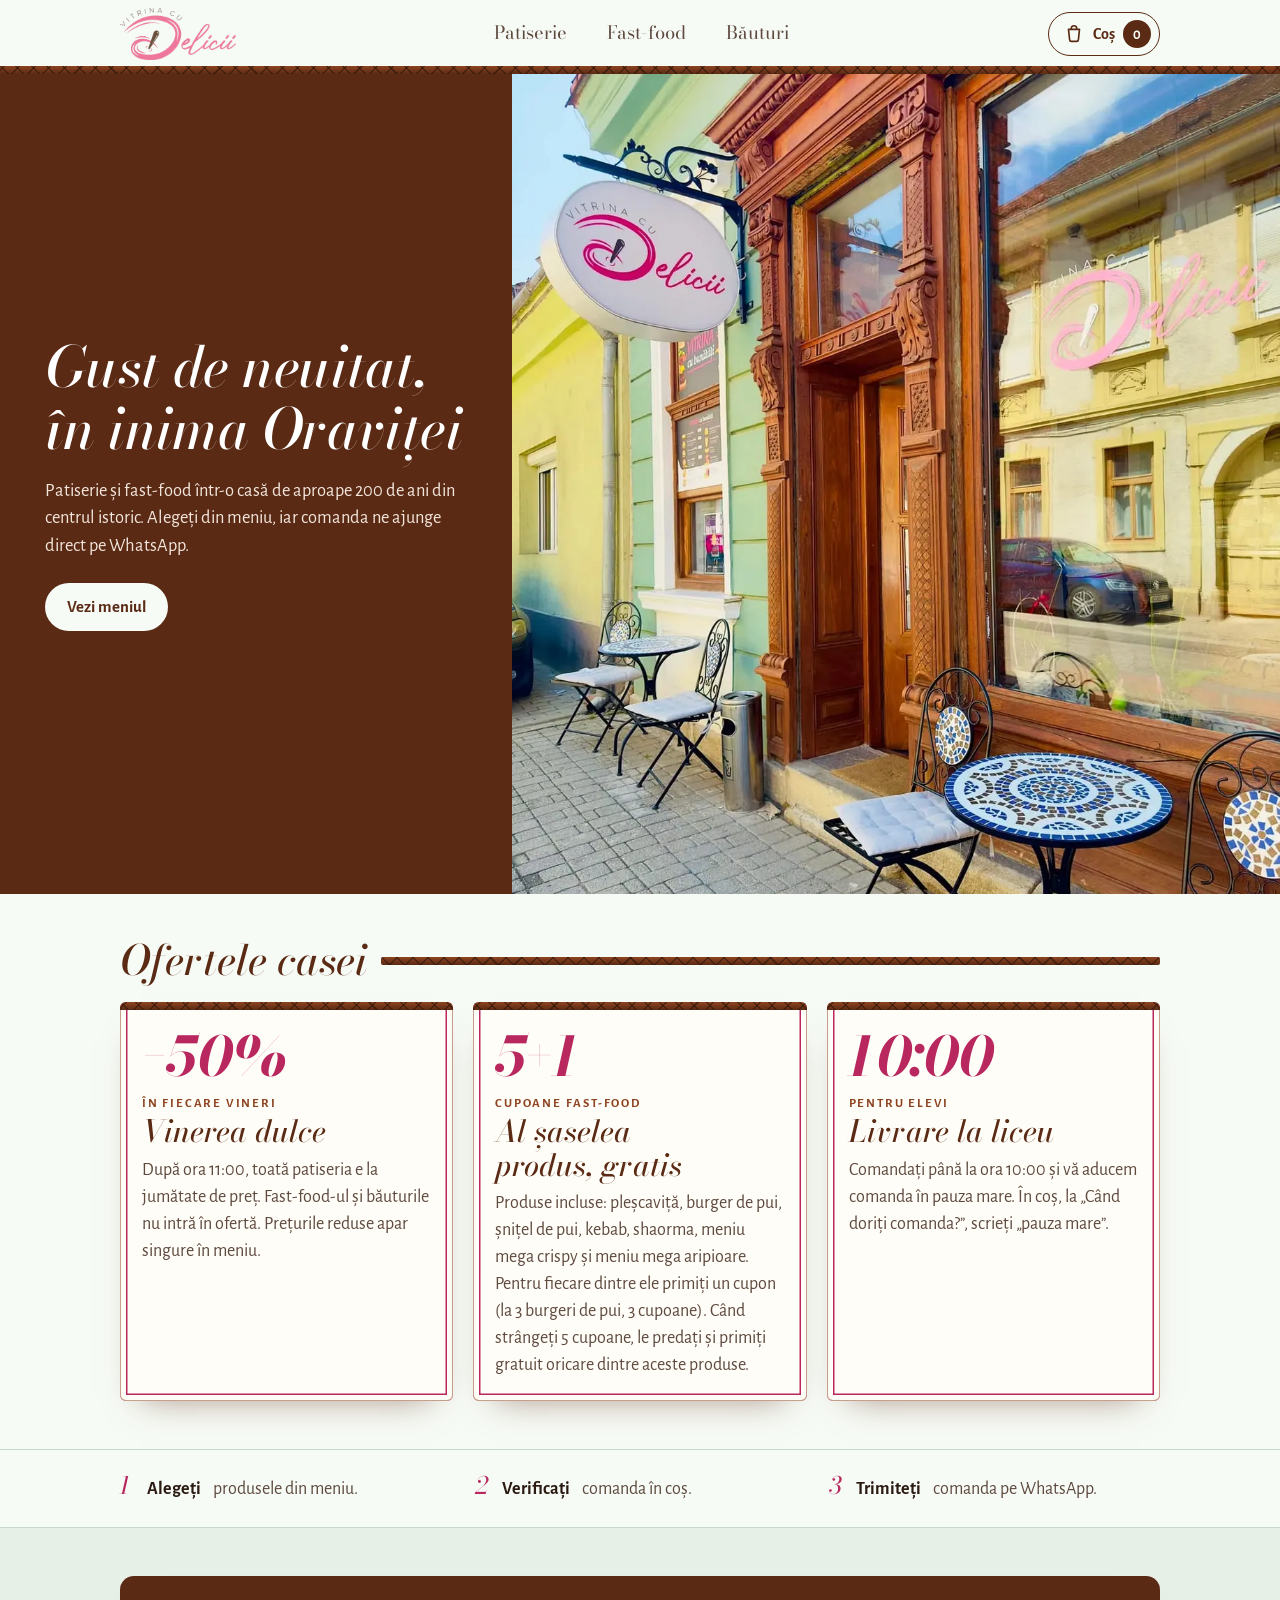
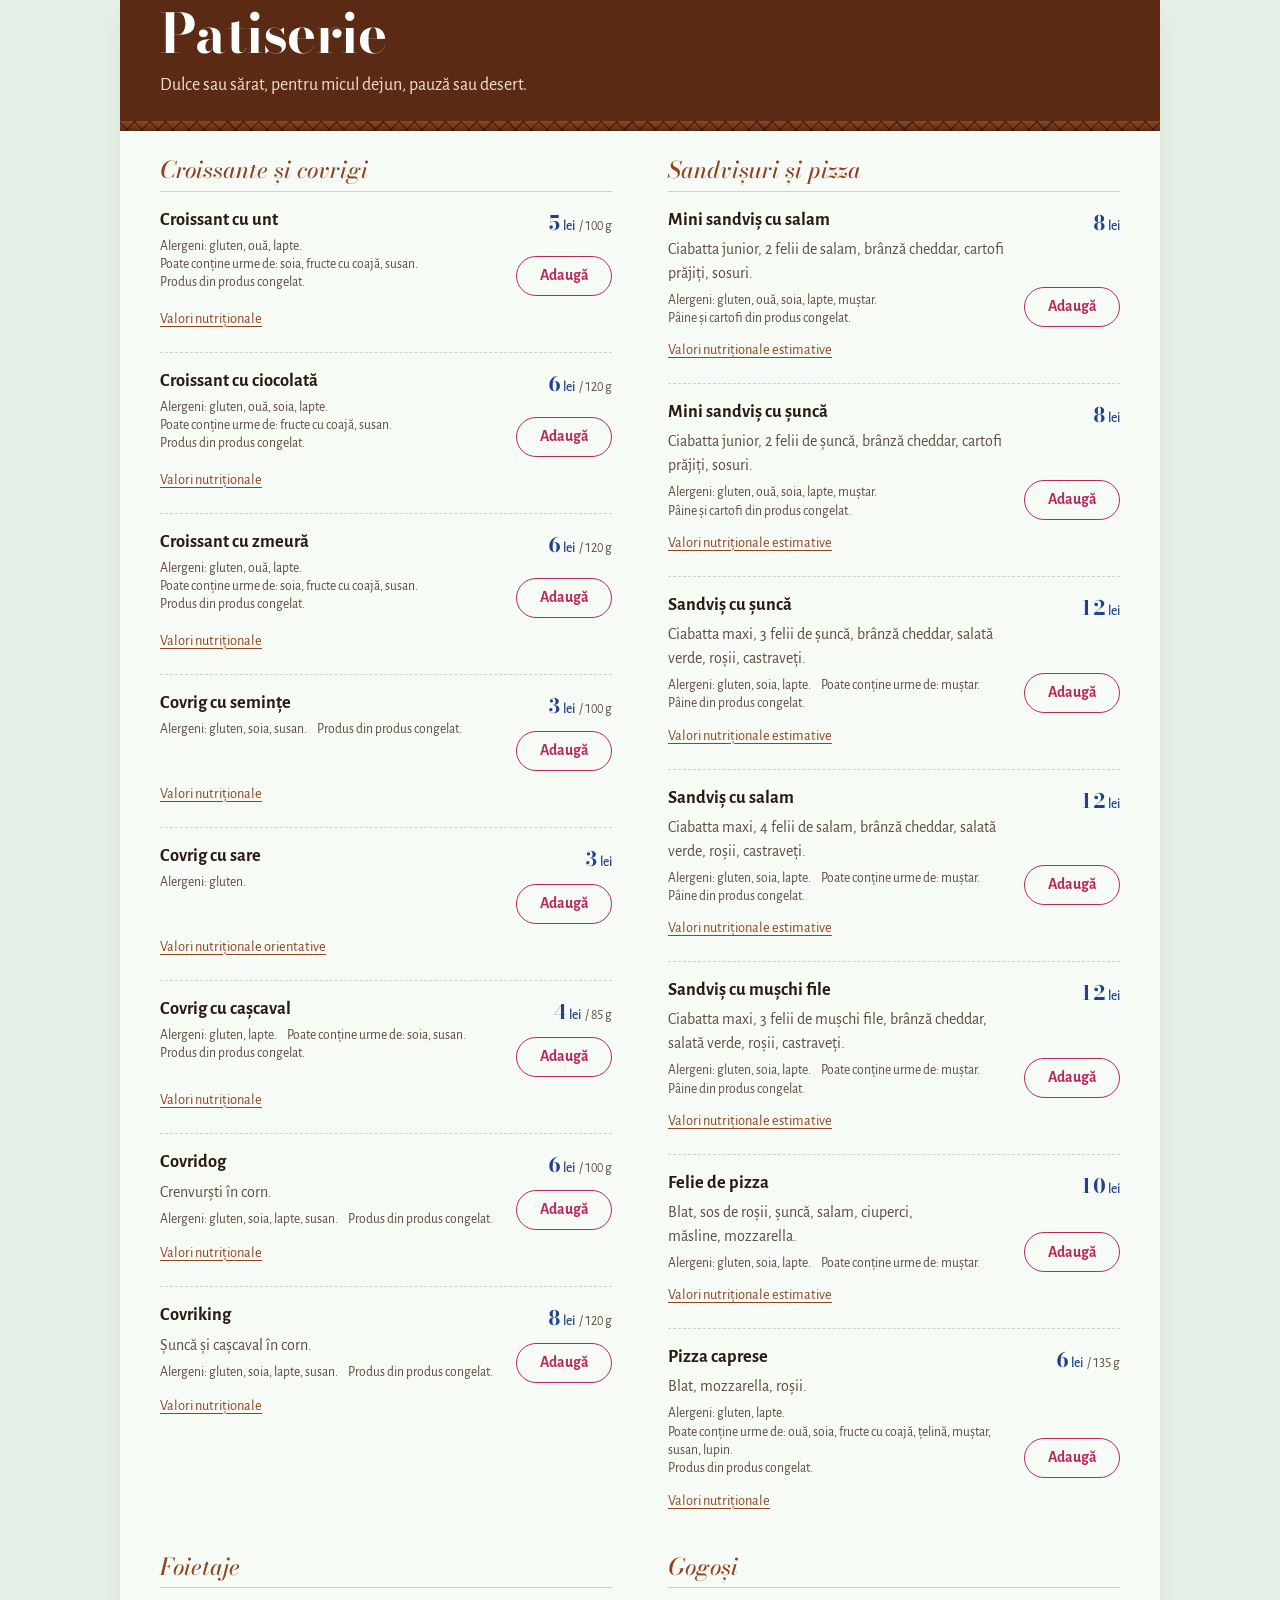
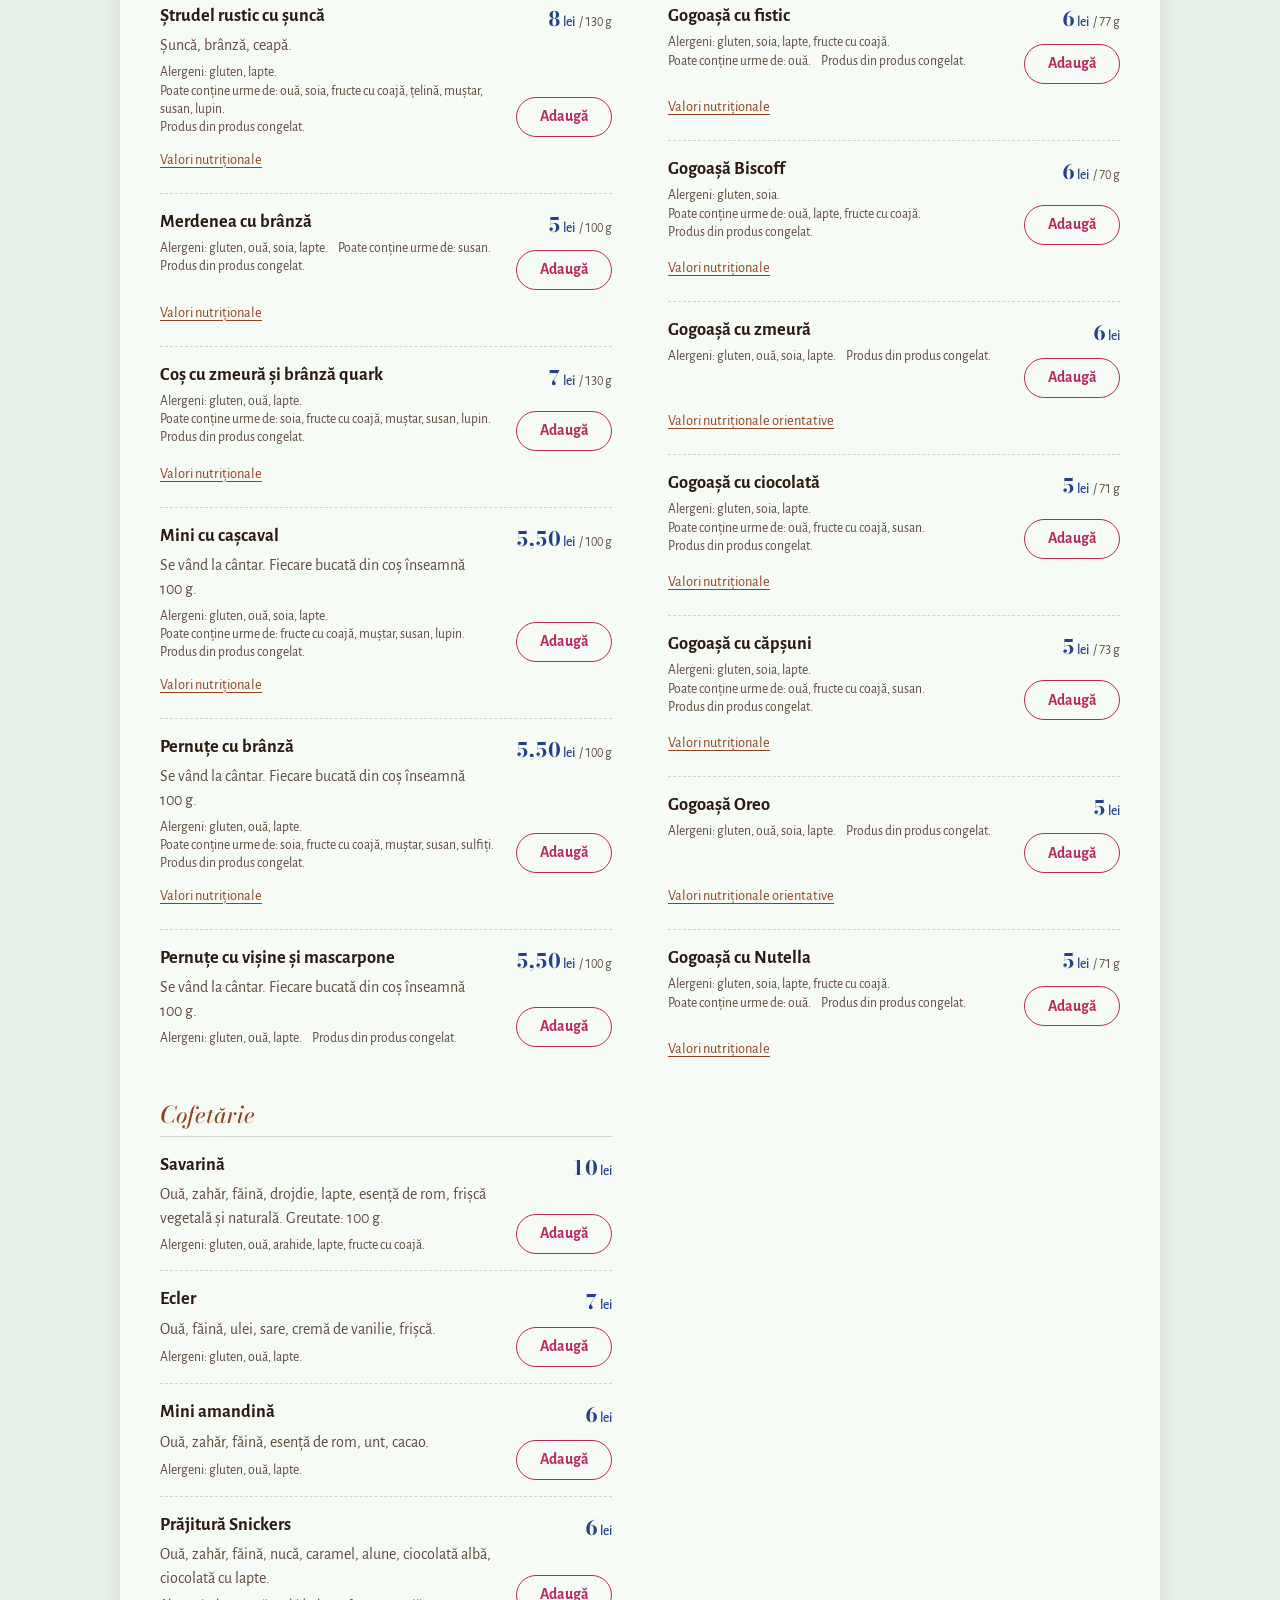
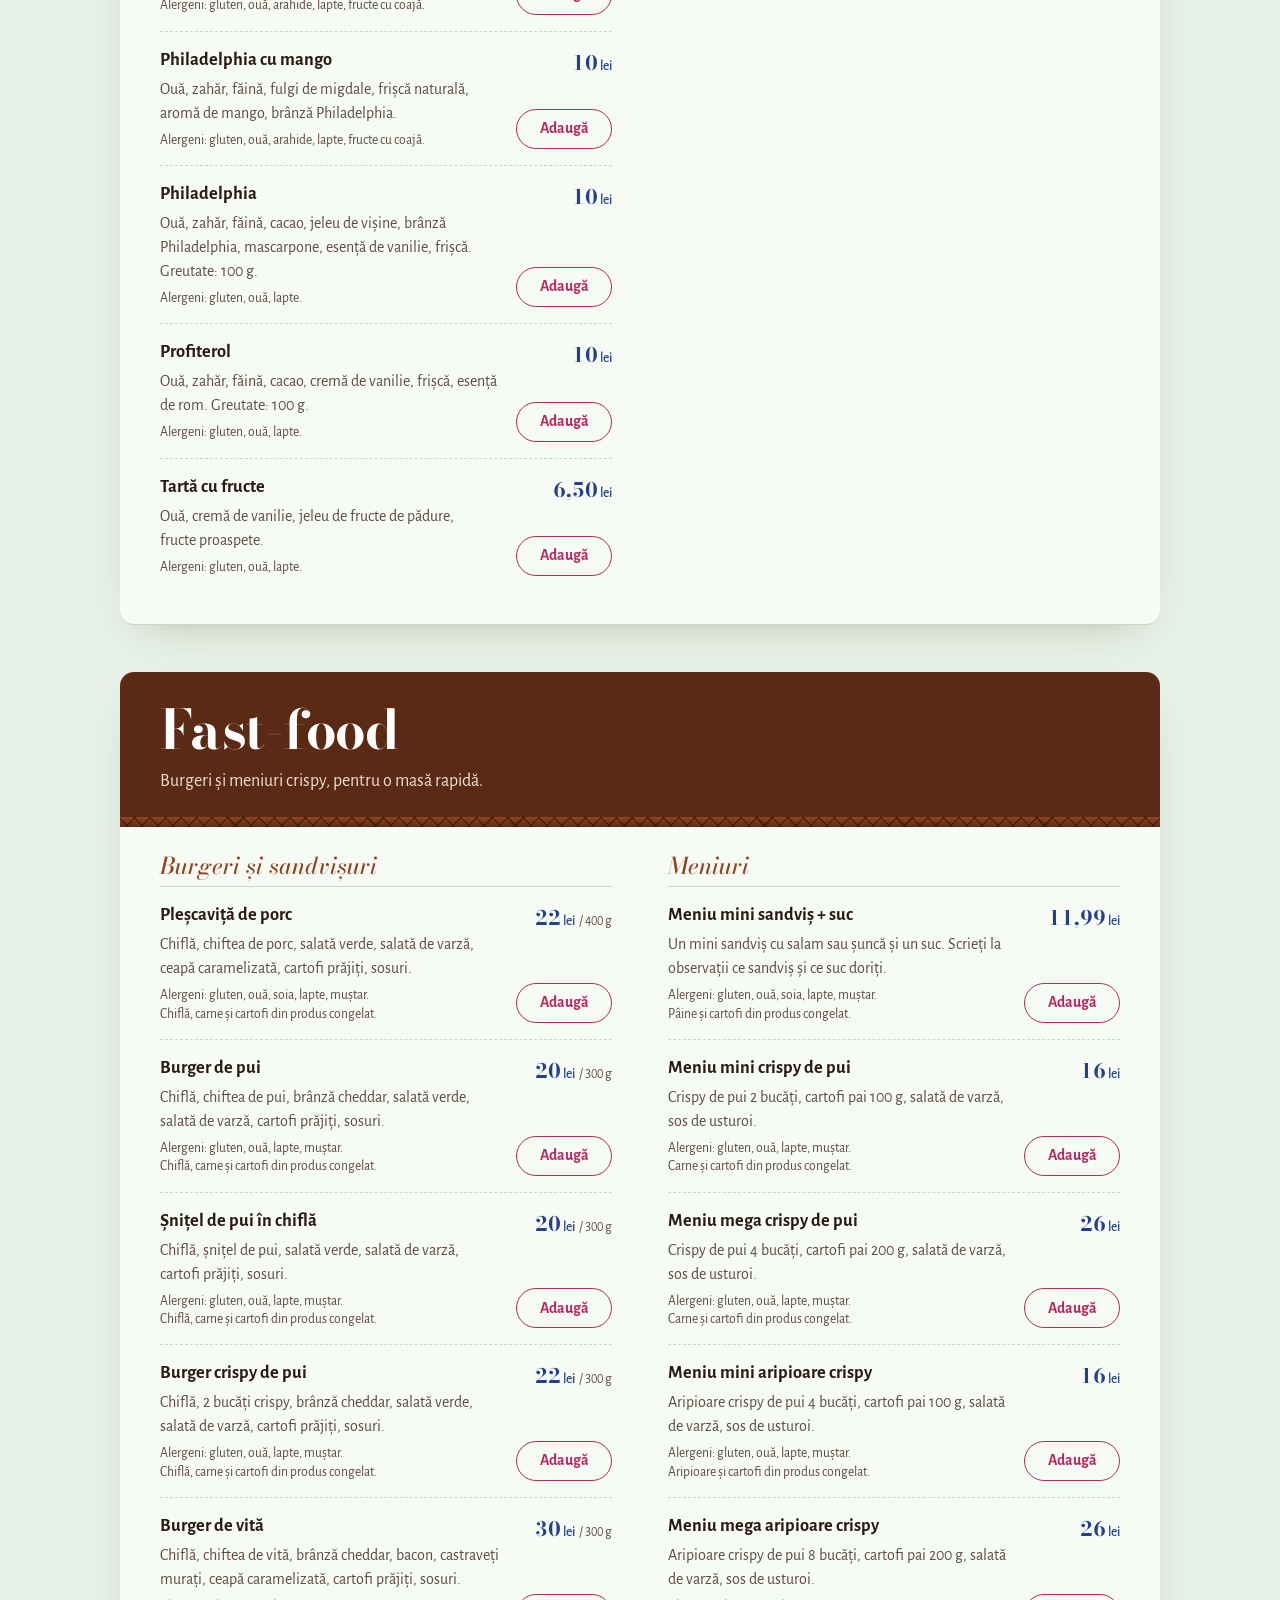
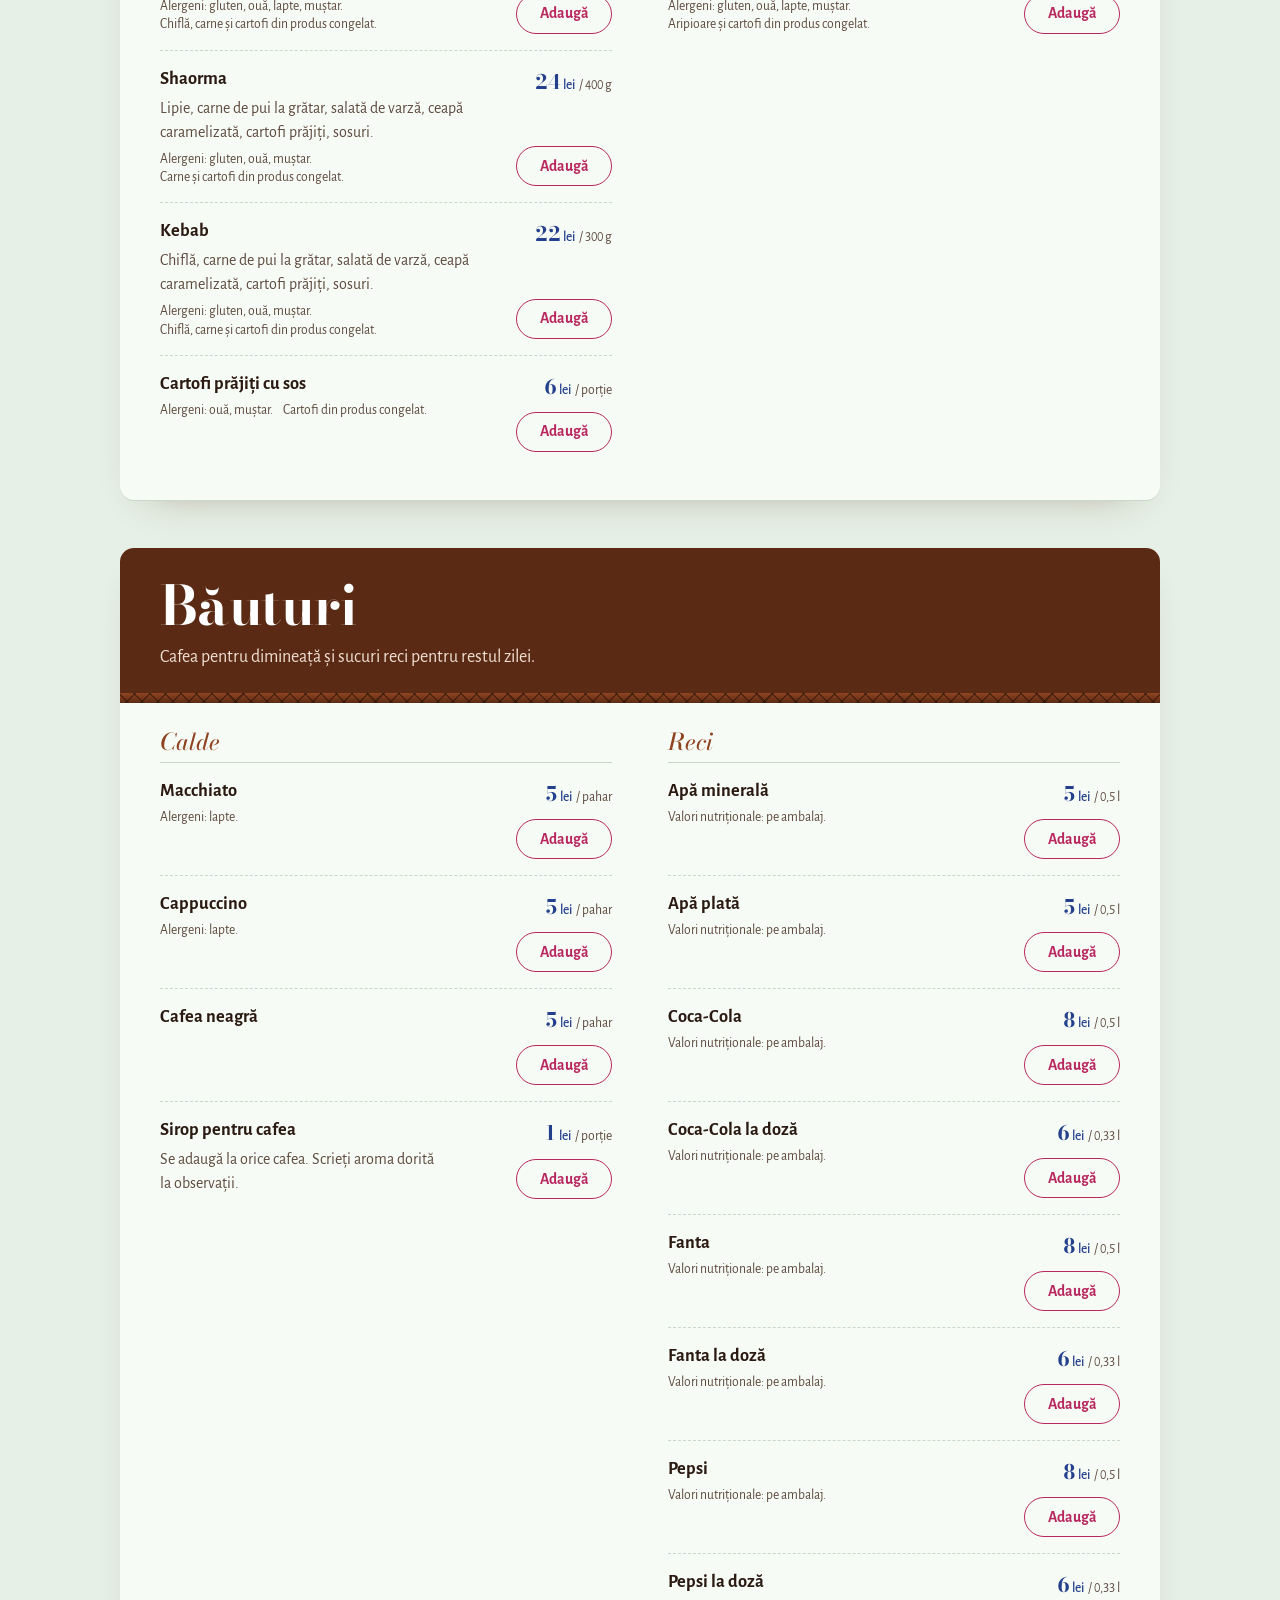
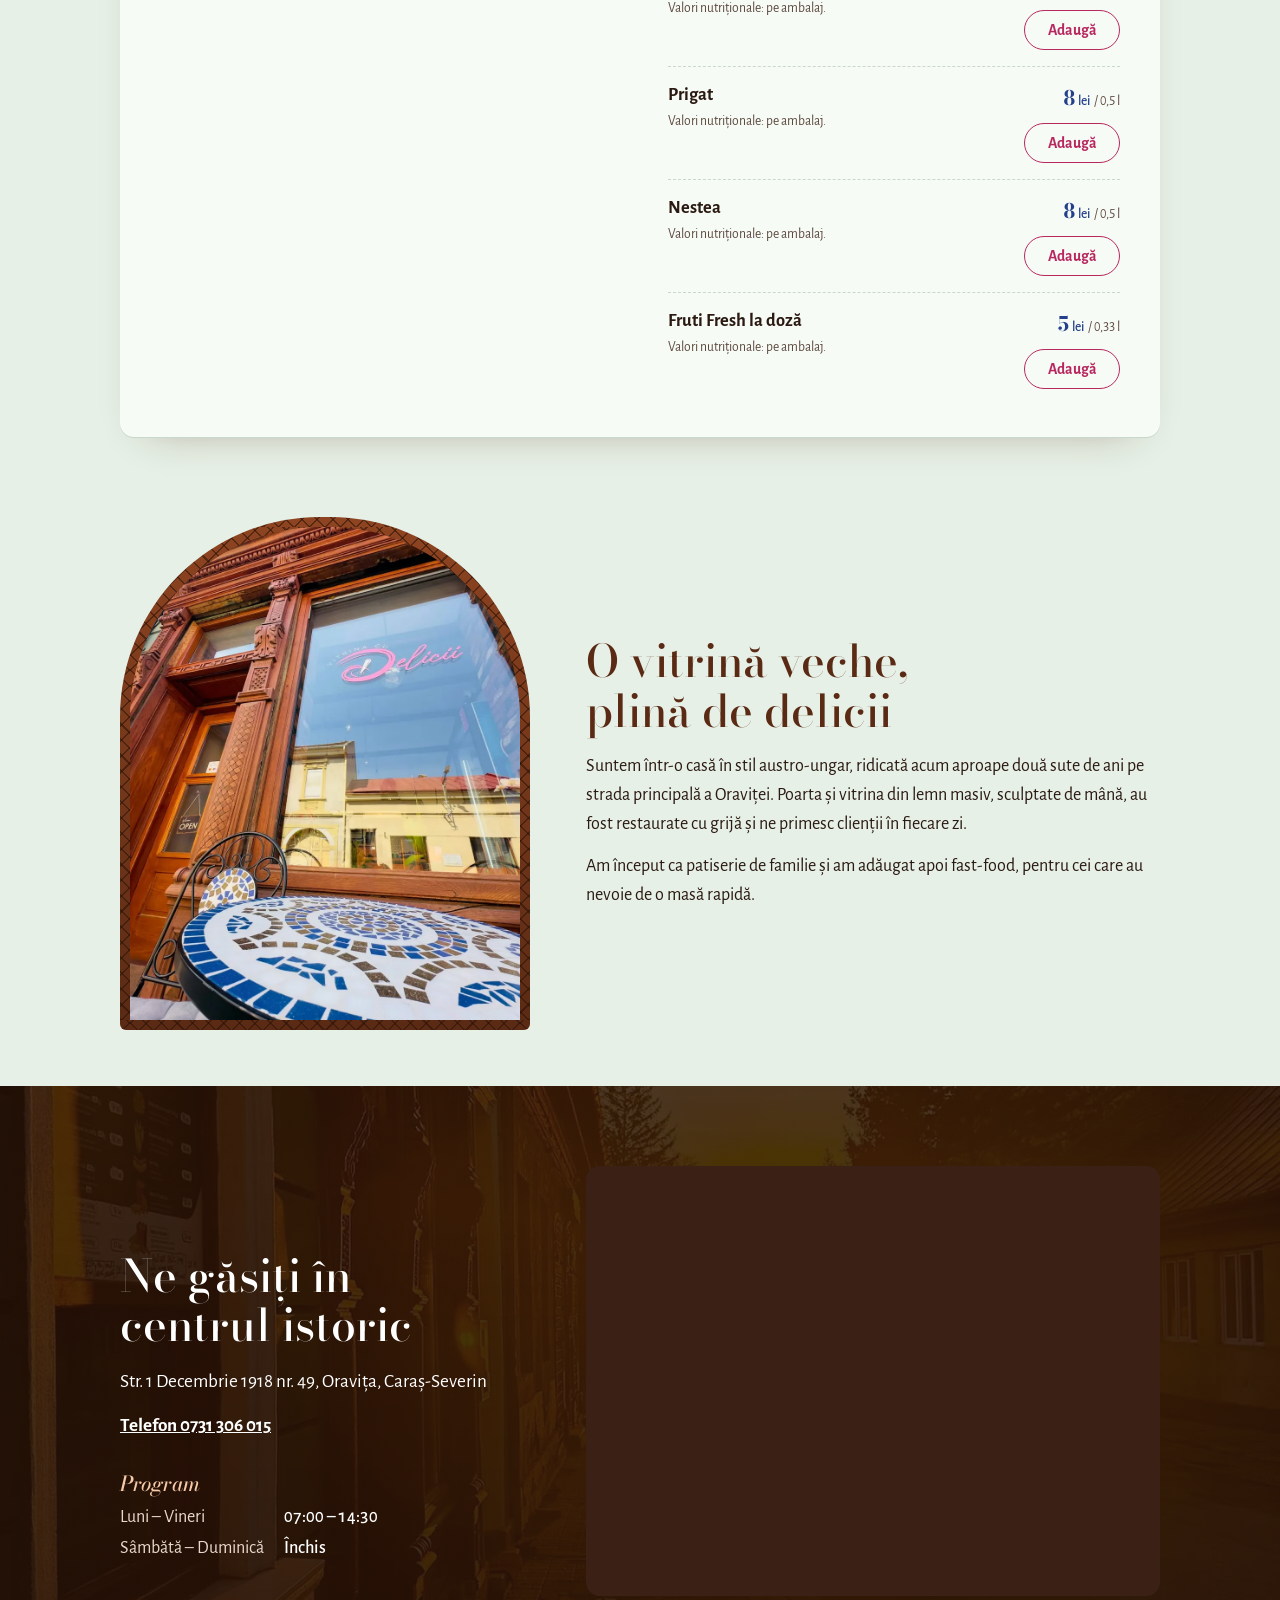
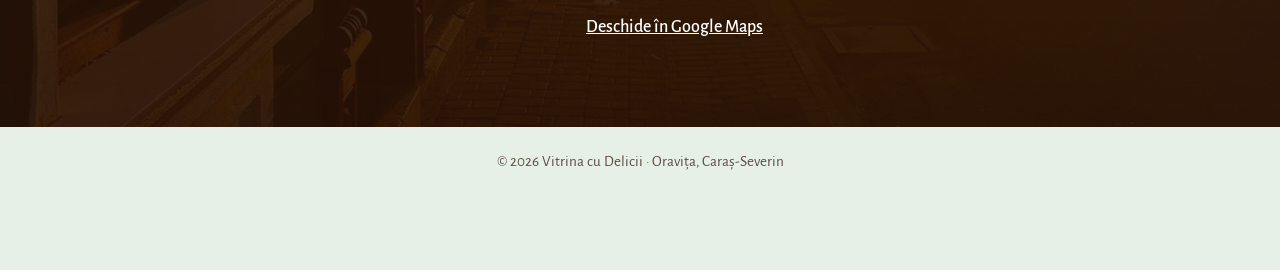
<file: index.html>
<!doctype html>
<html lang="ro">
<head>
  <meta charset="utf-8">
  <meta name="viewport" content="width=device-width, initial-scale=1, viewport-fit=cover">
  <title>Vitrina cu Delicii — patiserie și fast-food în Oravița</title>
  <meta name="description" content="Meniul Vitrina cu Delicii: patiserie, fast-food și băuturi, în centrul istoric al Oraviței. Comandați direct pe WhatsApp.">
  <meta name="theme-color" content="#f7fbf6">
  <meta name="color-scheme" content="light">
  <link rel="canonical" href="https://vitrinacudelicii.ro/">
  <meta property="og:type" content="website">
  <meta property="og:locale" content="ro_RO">
  <meta property="og:site_name" content="Vitrina cu Delicii">
  <meta property="og:url" content="https://vitrinacudelicii.ro/">
  <meta property="og:title" content="Vitrina cu Delicii">
  <meta property="og:description" content="Gust de neuitat, în inima Oraviței. Vedeți meniul și comandați pe WhatsApp.">
  <meta property="og:image" content="https://vitrinacudelicii.ro/assets/img/og-image.jpg">
  <meta property="og:image:width" content="1200">
  <meta property="og:image:height" content="630">
  <meta property="og:image:alt" content="Firma și vitrina din lemn sculptat ale patiseriei Vitrina cu Delicii din Oravița">
  <meta name="twitter:card" content="summary_large_image">
  <!-- Datele de contact sunt scrise și aici, și în corpul paginii, pentru roboții care nu rulează JavaScript.
       Când schimbați programul sau telefonul în js/menu.js, actualizați-le și aici. -->
  <script type="application/ld+json">
  {
    "@context": "https://schema.org",
    "@type": "Bakery",
    "name": "Vitrina cu Delicii",
    "slogan": "Gust de neuitat, în inima Oraviței",
    "url": "https://vitrinacudelicii.ro/",
    "image": "https://vitrinacudelicii.ro/assets/img/og-image.jpg",
    "telephone": "+40731306015",
    "address": {
      "@type": "PostalAddress",
      "streetAddress": "Str. 1 Decembrie 1918 nr. 49",
      "addressLocality": "Oravița",
      "addressRegion": "Caraș-Severin",
      "addressCountry": "RO"
    },
    "openingHoursSpecification": [
      { "@type": "OpeningHoursSpecification", "dayOfWeek": ["Monday", "Tuesday", "Wednesday", "Thursday", "Friday"], "opens": "07:00", "closes": "14:30" }
    ]
  }
  </script>
  <link rel="icon" href="assets/img/favicon.png">
  <link rel="apple-touch-icon" href="assets/img/apple-touch-icon.png">
  <link rel="preconnect" href="https://fonts.googleapis.com">
  <link rel="preconnect" href="https://fonts.gstatic.com" crossorigin>
  <link href="https://fonts.googleapis.com/css2?family=Alegreya+Sans:ital,wght@0,400;0,500;0,700;1,400&family=Bodoni+Moda:ital,opsz,wght@0,6..96,500;0,6..96,700;1,6..96,500&display=swap" rel="stylesheet">
  <link rel="preload" as="image" type="image/webp" imagesrcset="assets/img/vitrina-2.webp 1100w, assets/img/vitrina-2-1350.webp 1350w" imagesizes="(min-width: 900px) 60vw, 100vw">
  <link rel="stylesheet" href="css/styles.css?v=2">
</head>
<body>
  <a class="skip-link" href="#meniu">Sari la meniu</a>

  <header class="topbar">
    <div class="topbar__inner">
      <a class="topbar__brand" href="#top" aria-label="Vitrina cu Delicii — începutul paginii">
        <img src="assets/img/logo.png" alt="" width="640" height="287">
      </a>
      <nav class="menu-nav" aria-label="Meniuri">
        <a href="#patiserie" data-nav="patiserie">Patiserie</a>
        <a href="#fastfood" data-nav="fastfood">Fast-food</a>
        <a href="#bauturi" data-nav="bauturi">Băuturi</a>
      </nav>
      <button class="cart-button" type="button" data-open-cart aria-haspopup="dialog">
        <svg aria-hidden="true" viewBox="0 0 24 24" width="22" height="22"><path d="M6 7h12l-1.2 11.1a2 2 0 0 1-2 1.9H9.2a2 2 0 0 1-2-1.9L6 7Zm3 0V6a3 3 0 0 1 6 0v1" fill="none" stroke="currentColor" stroke-width="1.8" stroke-linejoin="round"/></svg>
        <span>Coș</span>
        <span class="cart-button__count" data-cart-count aria-label="0 produse">0</span>
      </button>
    </div>
  </header>

  <main id="top">
    <section class="hero" aria-labelledby="hero-title">
      <picture class="hero__photo">
        <source srcset="assets/img/vitrina-2.webp 1100w, assets/img/vitrina-2-1350.webp 1350w" sizes="(min-width: 900px) 60vw, 100vw" type="image/webp">
        <img src="assets/img/vitrina-2.jpg" srcset="assets/img/vitrina-2.jpg 1100w, assets/img/vitrina-2-1350.jpg 1350w" sizes="(min-width: 900px) 60vw, 100vw" alt="Fațada patiseriei: ușă și vitrină din lemn sculptat, cu mese cu mozaic pe trotuar" width="1100" height="1467" fetchpriority="high">
      </picture>

      <div class="hero__text">
        <h1 id="hero-title">Gust de neuitat, în inima Oraviței</h1>
        <p>Patiserie și fast-food într-o casă de aproape 200 de ani din centrul istoric. Alegeți din meniu, iar comanda ne ajunge direct pe WhatsApp.</p>
        <a class="button button--light" href="#meniu">Vezi meniul</a>
      </div>
    </section>

    <section class="offers" aria-labelledby="offers-title">
      <div class="offers__inner">
        <h2 id="offers-title" class="offers__title">Ofertele casei</h2>
        <div class="offers__list">
          <article class="offer" data-offer="friday">
            <p class="offer__figure" aria-hidden="true">−50%</p>
            <div>
              <p class="offer__kicker">În fiecare vineri</p>
              <h3>Vinerea dulce</h3>
              <p>După ora 11:00, toată patiseria e la jumătate de preț. Fast-food-ul și băuturile nu intră în ofertă. Prețurile reduse apar singure în meniu.</p>
            </div>
            <span class="offer__stamp" aria-label="Oferta este activă acum">Acum</span>
          </article>
          <article class="offer" data-offer="five" hidden>
            <p class="offer__figure" aria-hidden="true">5+1</p>
            <div>
              <p class="offer__kicker">Toată săptămâna</p>
              <h3>Al șaselea, din partea casei</h3>
              <p>La 5 produse de același fel, de exemplu covrigi, gogoși sau burgeri, al șaselea e gratuit: cel mai ieftin dintre ele. Nu se cumulează cu oferta de vineri.</p>
            </div>
          </article>
          <article class="offer">
            <p class="offer__figure" aria-hidden="true">5+1</p>
            <div>
              <p class="offer__kicker">Cupoane fast-food</p>
              <h3>Al șaselea produs, gratis</h3>
              <p>Produse incluse: pleșcaviță, burger de pui, șnițel de pui, kebab, shaorma, meniu mega crispy și meniu mega aripioare. Pentru fiecare dintre ele primiți un cupon (la 3 burgeri de pui, 3 cupoane). Când strângeți 5 cupoane, le predați și primiți gratuit oricare dintre aceste produse.</p>
            </div>
          </article>
          <article class="offer">
            <p class="offer__figure" aria-hidden="true">10:00</p>
            <div>
              <p class="offer__kicker">Pentru elevi</p>
              <h3>Livrare la liceu</h3>
              <p>Comandați până la ora 10:00 și vă aducem comanda în pauza mare. În coș, la „Când doriți comanda?”, scrieți „pauza mare”.</p>
            </div>
          </article>
        </div>
      </div>
    </section>

    <section class="steps" aria-labelledby="steps-title">
      <h2 id="steps-title" class="visually-hidden">Cum comandați</h2>
      <ol>
        <li><strong>Alegeți</strong> produsele din meniu.</li>
        <li><strong>Verificați</strong> comanda în coș.</li>
        <li><strong>Trimiteți</strong> comanda pe WhatsApp.</li>
      </ol>
    </section>

    <div id="meniu" class="menus" data-menus></div>

    <section class="story" aria-labelledby="story-title">
      <picture class="story__photo">
        <source srcset="assets/img/vitrina-1.webp" type="image/webp">
        <img src="assets/img/vitrina-1.jpg" alt="Vitrina cu logo-ul Vitrina cu Delicii, în rama de lemn sculptat, cu o masă cu mozaic în față" width="900" height="1200" loading="lazy">
      </picture>
      <div class="story__text">
        <h2 id="story-title">O vitrină veche, plină de delicii</h2>
        <p>Suntem într-o casă în stil austro-ungar, ridicată acum aproape două sute de ani pe strada principală a Oraviței. Poarta și vitrina din lemn masiv, sculptate de mână, au fost restaurate cu grijă și ne primesc clienții în fiecare zi.</p>
        <p>Am început ca patiserie de familie și am adăugat apoi fast-food, pentru cei care au nevoie de o masă rapidă.</p>
      </div>
    </section>

    <section class="visit" aria-labelledby="visit-title">
      <div class="visit__inner">
        <div class="visit__info">
          <h2 id="visit-title">Ne găsiți în centrul istoric</h2>
          <address data-address>Str. 1 Decembrie 1918 nr. 49, Oravița, Caraș-Severin</address>
          <p><a class="visit__phone" data-phone-link href="tel:+40731306015">Telefon 0731 306 015</a></p>
          <h3>Program</h3>
          <dl class="hours" data-hours>
            <dt>Luni – Vineri</dt><dd>07:00 – 14:30</dd>
            <dt>Sâmbătă – Duminică</dt><dd>Închis</dd>
          </dl>
        </div>
        <div class="visit__map">
          <iframe data-map title="Harta: locația patiseriei Vitrina cu Delicii în Oravița" loading="lazy" referrerpolicy="no-referrer-when-downgrade" allowfullscreen></iframe>
          <a class="visit__directions" data-directions target="_blank" rel="noopener">Deschide în Google Maps</a>
        </div>
      </div>
    </section>
  </main>

  <footer class="footer">
    <p>© <span data-year></span> <span translate="no">Vitrina cu Delicii</span> · Oravița, Caraș-Severin</p>
  </footer>

  <!-- Bara de jos: apare când există produse în coș -->
  <div class="cart-bar" data-cart-bar hidden>
    <button type="button" class="cart-bar__button" data-open-cart aria-haspopup="dialog">
      <span data-cart-bar-count></span>
      <span class="cart-bar__cta">Vezi comanda</span>
      <span class="cart-bar__total" data-cart-bar-total></span>
    </button>
  </div>

  <dialog class="cart" data-cart aria-labelledby="cart-title">
    <div class="cart__head">
      <h2 id="cart-title">Comanda ta</h2>
      <button type="button" class="icon-button" data-close-cart aria-label="Închide coșul">
        <svg aria-hidden="true" viewBox="0 0 24 24" width="22" height="22"><path d="M6 6l12 12M18 6 6 18" stroke="currentColor" stroke-width="2" stroke-linecap="round"/></svg>
      </button>
    </div>

    <div class="cart__body">
      <p class="cart__empty" data-cart-empty>Coșul este gol. Adăugați produse din meniu, apoi reveniți aici pentru a trimite comanda.</p>
      <ul class="cart__items" data-cart-items></ul>

      <form class="order-form" data-order-form novalidate>
        <div class="cart__offers" data-cart-offers></div>
        <div class="cart__total">
          <span>Total</span>
          <strong data-cart-total>0 lei</strong>
        </div>

        <div class="field">
          <label for="pickup">Când doriți comanda?</label>
          <p class="field__hint" id="pickup-hint">Sunteți elev? Comandați până la ora 10:00 și vă aducem comanda la liceu în pauza mare. În rest, scrieți ora la care treceți sau „acum”, dacă sunteți deja la noi.</p>
          <input id="pickup" name="pickup" autocomplete="off" required maxlength="60" placeholder="Ex.: pauza mare, ora 13 sau acum" aria-describedby="pickup-hint pickup-error">
          <p class="field__error" id="pickup-error" data-error-for="pickup"></p>
        </div>

        <div class="field-row">
          <div class="field">
            <label for="lastname">Nume</label>
            <input id="lastname" name="lastname" autocomplete="family-name" autocapitalize="words" spellcheck="false" required maxlength="40" aria-describedby="lastname-error">
            <p class="field__error" id="lastname-error" data-error-for="lastname"></p>
          </div>
          <div class="field">
            <label for="firstname">Prenume</label>
            <input id="firstname" name="firstname" autocomplete="given-name" autocapitalize="words" spellcheck="false" required maxlength="40" aria-describedby="firstname-error">
            <p class="field__error" id="firstname-error" data-error-for="firstname"></p>
          </div>
        </div>

        <div class="field">
          <label for="notes">Observații <span class="optional">(opțional)</span></label>
          <textarea id="notes" name="notes" rows="2" maxlength="300" placeholder="Ex.: fără ceapă, croissant cu ciocolată…"></textarea>
        </div>

        <button type="submit" class="button button--whatsapp" data-send>
          <svg aria-hidden="true" viewBox="0 0 24 24" width="22" height="22"><path fill="currentColor" d="M12 2a10 10 0 0 0-8.6 15.1L2 22l5-1.3A10 10 0 1 0 12 2Zm0 18.2a8.2 8.2 0 0 1-4.2-1.2l-.3-.2-3 .8.8-2.9-.2-.3A8.2 8.2 0 1 1 12 20.2Zm4.5-6.1c-.2-.1-1.5-.7-1.7-.8s-.4-.1-.6.1-.7.8-.8 1-.3.2-.5.1a6.7 6.7 0 0 1-3.3-2.9c-.3-.4.3-.4.7-1.4.1-.2 0-.3 0-.5l-.8-1.8c-.2-.5-.4-.4-.6-.4h-.5a1 1 0 0 0-.7.3 3 3 0 0 0-.9 2.2 5.2 5.2 0 0 0 1.1 2.7 11.9 11.9 0 0 0 4.6 4c1.7.7 2.3.8 3.2.7a2.7 2.7 0 0 0 1.8-1.3 2.2 2.2 0 0 0 .2-1.3c-.1-.1-.2-.2-.5-.3Z"/></svg>
          Trimite comanda pe WhatsApp
        </button>
        <p class="order-form__hint">Se deschide WhatsApp cu mesajul gata scris către <span data-phone-text>0731 306 015</span>. Comanda pleacă doar după ce apăsați „Trimite” în WhatsApp.</p>
      </form>

    </div>
  </dialog>

  <div class="toast" role="status" aria-live="polite" data-toast></div>

  <noscript><p class="noscript">Pentru a vedea meniul și a comanda, activați JavaScript. Ne puteți suna și la <a href="tel:+40731306015">0731 306 015</a>.</p></noscript>

  <script src="js/menu.js?v=2"></script>
  <script src="js/app.js?v=2"></script>
</body>
</html>
</file>
<file: css/styles.css>
/* Vitrina cu Delicii
   Culorile vin din fațadă: lemnul sculptat al ușii, verdele de mentă al casei,
   mozaicul cobalt al meselor și rozul din logo. */

:root {
  --walnut: #5a2a14;      /* lemn închis, ramele sculptate */
  --cherry: #8e4421;      /* lemn luminat de soare */
  --facade: #e6f0e6;      /* tencuiala verde-mentă */
  --paper: #f7fbf6;       /* suprafețe de citit */
  --cobalt: #24408c;      /* mozaicul de pe mese — prețuri */
  --rose: #b8285f;        /* roz din logo, întunecat pentru contrast — acțiuni */
  --rose-soft: #f6dbe6;
  --ink: #2b1a12;
  --ink-soft: #5e4a3f;
  --line: #c9d8ca;
  --whatsapp: #1b7f4a;

  --font-display: "Bodoni Moda", "Didot", "Bodoni 72", Georgia, serif;
  --font-body: "Alegreya Sans", "Gill Sans", "Segoe UI", system-ui, sans-serif;

  --radius-s: 6px;
  --radius-m: 14px;
  --header-h: 112px;
  --gutter: clamp(16px, 4vw, 40px);

  /* Banda cu romburi, copiată după pilaștrii sculptați de lângă ușă */
  --lattice:
    repeating-linear-gradient(45deg, transparent 0 5px, rgba(42, 18, 6, .55) 5px 6.5px, transparent 6.5px 11px),
    repeating-linear-gradient(-45deg, transparent 0 5px, rgba(42, 18, 6, .55) 5px 6.5px, transparent 6.5px 11px),
    linear-gradient(var(--cherry), var(--walnut));
}

*, *::before, *::after { box-sizing: border-box; }

html {
  scroll-behavior: smooth;
  scroll-padding-top: calc(var(--header-h) + 8px);
  -webkit-text-size-adjust: 100%;
  -webkit-tap-highlight-color: rgba(184, 40, 95, .15);
  color-scheme: light;
}

body {
  margin: 0;
  background: var(--facade);
  color: var(--ink);
  font-family: var(--font-body);
  font-size: 1.125rem;
  line-height: 1.5;
  -webkit-font-smoothing: antialiased;
}

img { max-width: 100%; height: auto; display: block; }

h1, h2, h3 {
  font-family: var(--font-display);
  font-weight: 500;
  line-height: 1.1;
  margin: 0;
  text-wrap: balance;
}

p { margin: 0; text-wrap: pretty; }

a { color: inherit; }

:focus-visible {
  outline: 3px solid var(--cobalt);
  outline-offset: 3px;
  border-radius: 4px;
}

.visually-hidden {
  position: absolute !important;
  width: 1px; height: 1px;
  overflow: hidden;
  clip: rect(0 0 0 0);
  white-space: nowrap;
}

.skip-link {
  position: absolute;
  left: 12px; top: -60px;
  z-index: 100;
  background: var(--walnut);
  color: #fff;
  padding: 10px 16px;
  border-radius: var(--radius-s);
}
.skip-link:focus { top: 12px; }

/* ---------- Butoane ---------- */

.button {
  display: inline-flex;
  align-items: center;
  justify-content: center;
  gap: 10px;
  min-height: 48px;
  padding: 12px 22px;
  border: 0;
  border-radius: 999px;
  background: var(--rose);
  color: #fff;
  font: 700 1.05rem/1.2 var(--font-body);
  text-decoration: none;
  cursor: pointer;
  touch-action: manipulation;
  transition: background-color .15s ease, transform .1s ease;
}
.button:hover { background: #9c1f4f; }
.button:active { transform: scale(.98); }

.button--light { background: var(--paper); color: var(--walnut); }
.button--light:hover { background: #fff; }

.button--quiet {
  background: transparent;
  color: var(--walnut);
  box-shadow: inset 0 0 0 1.5px var(--walnut);
}
.button--quiet:hover { background: rgba(90, 42, 20, .08); }

.button--whatsapp { width: 100%; background: var(--whatsapp); }
.button--whatsapp:hover { background: #146a3c; }

.icon-button {
  display: grid;
  place-items: center;
  width: 44px; height: 44px;
  border: 0;
  border-radius: 50%;
  background: transparent;
  color: var(--ink);
  cursor: pointer;
}
.icon-button:hover { background: rgba(90, 42, 20, .08); }

/* ---------- Antet ---------- */

.topbar {
  position: sticky;
  top: 0;
  z-index: 20;
  background: var(--paper);
  padding-top: env(safe-area-inset-top);
}
.topbar::after {
  content: "";
  display: block;
  height: 8px;
  background: var(--lattice);
}

.topbar__inner {
  max-width: 1120px;
  margin: 0 auto;
  padding: 8px var(--gutter) 0;
  display: grid;
  grid-template-columns: auto 1fr auto;
  grid-template-areas:
    "brand . cart"
    "nav   nav nav";
  align-items: center;
}

.topbar__brand { grid-area: brand; display: block; padding: 2px 0; }
.topbar__brand img { height: 46px; width: auto; }

.cart-button {
  grid-area: cart;
  display: inline-flex;
  align-items: center;
  gap: 8px;
  min-height: 44px;
  padding: 6px 8px 6px 14px;
  border: 1.5px solid var(--walnut);
  border-radius: 999px;
  background: transparent;
  color: var(--walnut);
  font: 700 1rem/1 var(--font-body);
  cursor: pointer;
}
.cart-button:hover { background: rgba(90, 42, 20, .06); }

.cart-button__count {
  min-width: 28px;
  height: 28px;
  padding: 0 8px;
  display: grid;
  place-items: center;
  border-radius: 999px;
  background: var(--walnut);
  color: #fff;
  font-variant-numeric: tabular-nums;
}
.cart-button__count.is-bumped { animation: bump .3s ease; }
@keyframes bump { 50% { transform: scale(1.25); } }

.menu-nav {
  grid-area: nav;
  display: flex;
  gap: 4px;
  margin-top: 6px;
}
.menu-nav a {
  flex: 1;
  text-align: center;
  padding: 10px 6px 9px;
  font-family: var(--font-display);
  font-size: 1.05rem;
  text-decoration: none;
  color: var(--ink-soft);
  border-bottom: 3px solid transparent;
}
.menu-nav a:hover { color: var(--walnut); }
.menu-nav a[aria-current="true"] {
  color: var(--walnut);
  border-bottom-color: var(--rose);
}

@media (min-width: 760px) {
  :root { --header-h: 76px; }
  .topbar__inner {
    grid-template-columns: auto 1fr auto;
    grid-template-areas: "brand nav cart";
    gap: 24px;
    padding-top: 6px;
    padding-bottom: 4px;
  }
  .topbar__brand img { height: 52px; }
  .menu-nav { margin-top: 0; justify-content: center; gap: 12px; }
  .menu-nav a { flex: 0 1 auto; padding: 10px 14px; font-size: 1.15rem; }
}

/* ---------- Hero ---------- */

.hero {
  position: relative;
  display: grid;
  min-height: min(88vh, 760px);
  min-height: min(88svh, 760px);
  background: var(--walnut);
  color: #fff;
  overflow: hidden;
}

.hero__photo {
  grid-area: 1 / 1;
  position: relative;
  min-height: 0;
}
/* Poziționată absolut, ca fotografia verticală să nu dicteze înălțimea secțiunii */
.hero__photo img {
  position: absolute;
  top: 0; left: 0;
  width: 100%;
  height: 100%;
  object-fit: cover;
  object-position: 50% 35%;
}

.hero__text {
  grid-area: 1 / 1;
  align-self: end;
  position: relative;
  padding: 120px var(--gutter) 36px;
  background: linear-gradient(to bottom, rgba(42, 18, 6, 0), rgba(42, 18, 6, .78) 38%, rgba(42, 18, 6, .94));
}
.hero__text h1 {
  font-size: clamp(2.4rem, 9vw, 4.6rem);
  font-weight: 500;
  letter-spacing: -.01em;
  max-width: 12ch;
  font-style: italic;
}
.hero__text p {
  margin: 16px 0 24px;
  max-width: 34em;
  font-size: 1.15rem;
  color: #f3e6dc;
}

@media (min-width: 900px) {
  .hero {
    /* Fotografia ia ~60% din lățime; coloana de text rămâne îngustă. */
    grid-template-columns: minmax(380px, 2fr) minmax(0, 3fr);
    min-height: 560px;
    height: clamp(560px, calc(100vh - var(--header-h)), 820px);
    max-height: none;
  }
  .hero__text h1 { font-size: clamp(2.6rem, 4.4vw, 4.4rem); }
  .hero__photo { grid-area: 1 / 2; }
  .hero__text {
    grid-area: 1 / 1;
    align-self: center;
    padding: 64px clamp(28px, 3.5vw, 56px);
    max-width: 640px;
    justify-self: end;
    background: none;
  }
  /* Rama sculptată în jurul fotografiei */
  .hero::after {
    content: "";
    grid-area: 1 / 2;
    width: 14px;
    background: var(--lattice);
  }
}

/* ---------- Pași ---------- */

.steps {
  background: var(--paper);
  border-bottom: 1px solid var(--line);
}
.steps ol {
  max-width: 1120px;
  margin: 0 auto;
  padding: 20px var(--gutter);
  list-style: none;
  counter-reset: step;
  display: grid;
  gap: 10px;
}
.steps li {
  counter-increment: step;
  display: flex;
  align-items: baseline;
  gap: 12px;
  color: var(--ink-soft);
}
.steps li::before {
  content: counter(step);
  font-family: var(--font-display);
  font-style: italic;
  font-size: 1.5rem;
  line-height: 1;
  color: var(--rose);
  min-width: 1ch;
}
.steps strong { color: var(--ink); }

@media (min-width: 760px) {
  .steps ol { grid-template-columns: repeat(3, 1fr); gap: 24px; padding-block: 24px; }
}

/* ---------- Oferte: cartonașe de vitrină ---------- */

.offers[hidden], .offer[hidden] { display: none; }
.offers {
  background: var(--paper);
  border-bottom: 1px solid var(--line);
}
.offers__inner {
  max-width: 1120px;
  margin: 0 auto;
  padding: 28px var(--gutter) 32px;
}
.offers__title {
  display: flex;
  align-items: center;
  gap: 14px;
  margin-bottom: 18px;
  font-size: clamp(1.9rem, 6vw, 2.6rem);
  font-style: italic;
  color: var(--walnut);
}
/* Linie cu romburi după titlu, ca la pilaștrii ușii */
.offers__title::after {
  content: "";
  flex: 1;
  height: 8px;
  background: var(--lattice);
  border-radius: 2px;
}
.offers__list { display: grid; gap: 16px; }

.offer {
  position: relative;
  display: grid;
  align-content: start;
  gap: 4px;
  padding: 28px 22px 22px;
  background: #fffdf7;
  border-radius: var(--radius-s);
  /* Ramă dublă, ca pe etichetele de preț vechi: roz în interior, lemn în exterior */
  box-shadow:
    inset 0 0 0 1px rgba(142, 68, 33, .5),
    inset 0 0 0 6px #fffdf7,
    inset 0 0 0 7.5px var(--rose),
    0 18px 34px -22px rgba(90, 42, 20, .55);
  overflow: hidden;
}
.offer::before {
  content: "";
  position: absolute;
  left: 0; right: 0; top: 0;
  height: 8px;
  background: var(--lattice);
}
.offer__figure {
  font-family: var(--font-display);
  font-weight: 700;
  font-style: italic;
  font-size: clamp(2.6rem, 11vw, 3.4rem);
  line-height: 1;
  color: var(--rose);
  font-variant-numeric: lining-nums;
  letter-spacing: -.02em;
}
.offer__kicker {
  margin-top: 6px;
  font-size: .8rem;
  font-weight: 700;
  letter-spacing: .14em;
  text-transform: uppercase;
  color: var(--cherry);
}
.offer h3 {
  margin: 2px 0 8px;
  font-size: clamp(1.55rem, 5vw, 1.9rem);
  font-style: italic;
  color: var(--walnut);
}
.offer p:last-child { color: var(--ink-soft); }

/* Ștampila rotundă „Acum”, vizibilă doar cât oferta e activă */
.offer__stamp {
  display: none;
  position: absolute;
  top: 22px; right: 18px;
  width: 68px; height: 68px;
  border: 2px solid var(--rose);
  border-radius: 50%;
  box-shadow: inset 0 0 0 3px #fffdf7, inset 0 0 0 4px var(--rose);
  background: var(--rose-soft);
  color: var(--rose);
  font-family: var(--font-display);
  font-style: italic;
  font-weight: 700;
  font-size: 1.1rem;
  line-height: 64px;
  text-align: center;
  transform: rotate(-12deg);
}
.offer.is-active .offer__stamp { display: block; }
.offer.is-active { background: #fff7fa; }

@media (min-width: 760px) {
  .offers__inner { padding-block: 44px 48px; }
  .offers__list { grid-auto-flow: column; grid-auto-columns: 1fr; gap: 20px; }
}

.item__old {
  font-weight: 500;
  font-size: .9em;
  color: var(--ink-soft);
  text-decoration-thickness: 1.5px;
}

/* ---------- Meniuri ---------- */

.menus {
  max-width: 1120px;
  margin: 0 auto;
  padding: 24px 0 8px;
}

.menu {
  margin: 0 0 32px;
  background: var(--paper);
  scroll-margin-top: calc(var(--header-h) + 8px);
}

@media (min-width: 760px) {
  .menus { padding: 48px var(--gutter) 16px; }
  .menu { margin-bottom: 48px; border-radius: var(--radius-m); overflow: hidden; box-shadow: 0 1px 0 var(--line), 0 18px 40px -28px rgba(90, 42, 20, .45); }
}

.menu__head {
  padding: 28px var(--gutter) 22px;
  background: var(--walnut);
  color: #fff;
  position: relative;
}
.menu__head::after {
  content: "";
  position: absolute;
  left: 0; right: 0; bottom: -10px;
  height: 10px;
  background: var(--lattice);
}
.menu__head h2 {
  font-size: clamp(2.2rem, 7vw, 3.4rem);
  font-weight: 700;
  letter-spacing: -.01em;
}
.menu__head p {
  margin-top: 8px;
  max-width: 40em;
  color: #f0dfd2;
}

.menu__body {
  padding: 26px var(--gutter) 12px;
}
@media (min-width: 900px) {
  .menu__body {
    display: grid;
    grid-template-columns: 1fr 1fr;
    column-gap: 56px;
    padding-top: 36px;
  }
}

.menu-group { margin-bottom: 20px; }
.menu-group h3 {
  font-size: 1.45rem;
  font-style: italic;
  color: var(--cherry);
  padding-bottom: 8px;
  border-bottom: 1px solid var(--line);
}

.items { list-style: none; margin: 0; padding: 0; }

.item {
  display: grid;
  grid-template-columns: 1fr auto;
  gap: 4px 16px;
  padding: 16px 0;
  border-bottom: 1px dashed var(--line);
}
.item:last-child { border-bottom: 0; }

.item__name {
  font-weight: 700;
  font-size: 1.15rem;
  line-height: 1.25;
}
.item__tag {
  display: inline-block;
  margin-left: 6px;
  padding: 1px 8px;
  border-radius: 999px;
  background: var(--rose-soft);
  color: #8a1d47;
  font-size: .8rem;
  font-weight: 500;
  vertical-align: 2px;
  white-space: nowrap;
}
.item__desc {
  margin-top: 2px;
  color: var(--ink-soft);
  font-size: 1rem;
}
.item__info {
  display: flex;
  flex-wrap: wrap;
  gap: 0 10px;
  margin-top: 2px;
  color: var(--ink-soft);
  font-size: .85rem;
  line-height: 1.35;
}

.item__nutrition {
  grid-column: 1 / -1;
  margin-top: 4px;
  font-size: .9rem;
  color: var(--ink-soft);
}
.item__nutrition summary {
  display: inline-block;
  min-height: 32px;
  padding: 4px 0;
  cursor: pointer;
  color: var(--cherry);
  text-decoration: underline;
  text-underline-offset: 3px;
}
.item__nutrition summary::-webkit-details-marker { display: none; }
.item__nutrition table { width: 100%; max-width: 360px; border-collapse: collapse; margin: 4px 0 6px; }
.item__nutrition caption { text-align: left; font-weight: 700; color: var(--ink); padding-bottom: 2px; }
.item__nutrition th, .item__nutrition td { padding: 3px 0; border-bottom: 1px dotted var(--line); font-weight: 400; text-align: left; }
.item__nutrition td { text-align: right; font-variant-numeric: tabular-nums; white-space: nowrap; }
.item__nutrition p { font-size: .8rem; max-width: 360px; }

.item__side {
  grid-column: 2;
  grid-row: 1 / span 3;
  display: flex;
  flex-direction: column;
  align-items: flex-end;
  justify-content: space-between;
  gap: 10px;
}
.item__price {
  font-family: var(--font-display);
  font-weight: 700;
  font-size: 1.25rem;
  color: var(--cobalt);
  white-space: nowrap;
  font-variant-numeric: lining-nums tabular-nums;
}
.item__price small { font-family: var(--font-body); font-weight: 500; font-size: .85rem; }
.item__price .item__unit { margin-left: 4px; color: var(--ink-soft); font-weight: 400; }
/* Pe ecranele înguste, gramajul coboară sub preț, ca să nu îngusteze descrierea */
@media (max-width: 399px) {
  .item__price .item__unit { display: block; margin: 0; text-align: right; }
}

.add-button {
  min-height: 40px;
  min-width: 96px;
  padding: 6px 14px;
  border: 1.5px solid var(--rose);
  border-radius: 999px;
  background: transparent;
  color: var(--rose);
  font: 700 .98rem/1 var(--font-body);
  cursor: pointer;
  touch-action: manipulation;
}
.add-button:hover { background: var(--rose); color: #fff; }

/* Selector cantitate (în meniu și în coș) */
.stepper {
  display: inline-flex;
  align-items: center;
  border-radius: 999px;
  background: var(--rose);
  color: #fff;
}
.stepper button {
  width: 40px; height: 40px;
  border: 0;
  border-radius: 50%;
  background: transparent;
  color: inherit;
  font: 700 1.3rem/1 var(--font-body);
  cursor: pointer;
  touch-action: manipulation;
}
.stepper button:hover { background: rgba(255, 255, 255, .16); }
.stepper output {
  min-width: 2ch;
  text-align: center;
  font-weight: 700;
  font-variant-numeric: tabular-nums;
}

/* ---------- Povestea casei ---------- */

.story {
  max-width: 1120px;
  margin: 16px auto 0;
  padding: 0 var(--gutter) 56px;
  display: grid;
  gap: 28px;
  align-items: center;
}
.story__photo img {
  width: 100%;
  aspect-ratio: 4 / 5;
  object-fit: cover;
  border-radius: 200px 200px var(--radius-s) var(--radius-s); /* arc, ca porțile din centrul vechi */
  border: 10px solid transparent;
  background: var(--lattice) border-box;
}
.story__text h2 { font-size: clamp(2rem, 6vw, 2.8rem); margin-bottom: 16px; color: var(--walnut); }
.story__text p + p { margin-top: 14px; }
.story__text p { max-width: 36em; line-height: 1.6; }

@media (min-width: 760px) {
  .story { grid-template-columns: 5fr 7fr; gap: 56px; }
  .story__photo { max-width: 420px; }
}

/* ---------- Locație ---------- */

.visit {
  position: relative;
  color: #fff;
  background:
    linear-gradient(rgba(36, 16, 6, .82), rgba(36, 16, 6, .9)),
    url("../assets/img/vitrina-4.webp") center 60% / cover no-repeat,
    var(--walnut);
}
.visit__inner {
  max-width: 1120px;
  margin: 0 auto;
  padding: 56px var(--gutter);
  display: grid;
  gap: 32px;
}
.visit h2 { font-size: clamp(2rem, 6vw, 2.8rem); margin-bottom: 18px; }
.visit h3 { font-size: 1.3rem; font-style: italic; margin: 26px 0 8px; color: #f6c9a8; }
.visit address { font-style: normal; font-size: 1.2rem; line-height: 1.45; }
.visit__phone {
  display: inline-block;
  margin-top: 10px;
  padding: 6px 0;
  font-size: 1.2rem;
  font-weight: 700;
  color: #fff;
}
.visit__note { margin-top: 8px; font-size: .95rem; color: #e2cfc2; }

.hours {
  margin: 0;
  display: grid;
  grid-template-columns: auto 1fr;
  gap: 4px 20px;
  font-variant-numeric: tabular-nums;
}
.hours dt { color: #e9d8cc; }
.hours dd { margin: 0; font-weight: 500; }

.visit__map iframe {
  display: block;
  width: 100%;
  aspect-ratio: 4 / 3;
  border: 0;
  border-radius: var(--radius-m);
  background: #3b2015;
}
.visit__directions {
  display: inline-block;
  margin-top: 12px;
  padding: 6px 0;
  color: #fff;
  font-weight: 500;
}

@media (min-width: 900px) {
  .visit__inner { grid-template-columns: 5fr 7fr; gap: 56px; align-items: center; padding-block: 80px; }
}

.footer {
  padding: 24px var(--gutter) calc(96px + env(safe-area-inset-bottom));
  text-align: center;
  color: var(--ink-soft);
  font-size: .95rem;
}

/* ---------- Bara coșului ---------- */

.cart-bar {
  position: fixed;
  left: 0; right: 0; bottom: 0;
  z-index: 30;
  padding: 10px var(--gutter) calc(10px + env(safe-area-inset-bottom));
  pointer-events: none;
}
.cart-bar[hidden] { display: none; }
.cart-bar__button {
  pointer-events: auto;
  width: 100%;
  max-width: 560px;
  margin: 0 auto;
  min-height: 56px;
  display: grid;
  grid-template-columns: 1fr auto 1fr;
  align-items: center;
  gap: 12px;
  padding: 8px 20px;
  border: 0;
  border-radius: 999px;
  background: var(--walnut);
  color: #fff;
  font: 500 1rem/1.2 var(--font-body);
  box-shadow: 0 12px 30px -10px rgba(42, 18, 6, .6);
  cursor: pointer;
  animation: rise .25s ease-out;
}
.cart-bar__button:hover { background: #4a220f; }
.cart-bar__button > :first-child { text-align: left; }
.cart-bar__cta { font-weight: 700; font-size: 1.08rem; }
.cart-bar__total { text-align: right; font-weight: 700; font-variant-numeric: tabular-nums; }
@keyframes rise { from { transform: translateY(100%); opacity: 0; } }

/* ---------- Coșul (dialog) ---------- */

.cart {
  width: min(560px, 100%);
  max-width: 100%;
  max-height: 100%;
  height: 100%;
  margin: 0 0 0 auto;
  padding: 0;
  border: 0;
  background: var(--paper);
  color: var(--ink);
  display: none;
  flex-direction: column;
}
.cart[open] { display: flex; animation: slide-in .25s ease-out; }
.cart::backdrop { background: rgba(36, 16, 6, .55); }

/* Telefoane fără <dialog> nativ (iOS < 15.4) */
.cart.is-fallback {
  position: fixed;
  top: 0; right: 0; bottom: 0;
  z-index: 60;
}
.cart-backdrop {
  position: fixed;
  top: 0; right: 0; bottom: 0; left: 0;
  z-index: 55;
  background: rgba(36, 16, 6, .55);
}
@keyframes slide-in { from { transform: translateX(40px); opacity: 0; } }

.cart__head {
  display: flex;
  align-items: center;
  justify-content: space-between;
  padding: calc(14px + env(safe-area-inset-top)) var(--gutter) 14px;
  border-bottom: 8px solid transparent;
  border-image: var(--lattice) 0 0 1 0 / 0 0 8px 0 stretch;
}
.cart__head h2 { font-size: 1.9rem; color: var(--walnut); }

.cart__body {
  flex: 1;
  overflow-y: auto;
  overscroll-behavior: contain;
  padding: 8px var(--gutter) calc(24px + env(safe-area-inset-bottom));
}

.cart__empty { padding: 32px 0; color: var(--ink-soft); }

.cart__items { list-style: none; margin: 0; padding: 0; }
.cart-line {
  display: grid;
  grid-template-columns: 1fr auto;
  gap: 6px 12px;
  padding: 14px 0;
  border-bottom: 1px dashed var(--line);
  align-items: center;
}
.cart-line__name { font-weight: 700; line-height: 1.25; }
.cart-line__each { color: var(--ink-soft); font-size: .95rem; }
.cart-line__sum {
  grid-column: 2; grid-row: 1;
  text-align: right;
  font-weight: 700;
  color: var(--cobalt);
  font-variant-numeric: tabular-nums;
}
.cart-line__controls {
  grid-column: 1 / -1;
  display: flex;
  align-items: center;
  justify-content: space-between;
}
.link-button {
  min-height: 40px;
  padding: 0 4px;
  border: 0;
  background: none;
  color: var(--ink-soft);
  font: 500 .95rem var(--font-body);
  text-decoration: underline;
  text-underline-offset: 3px;
  cursor: pointer;
}
.link-button:hover { color: var(--rose); }

.cart__offers { display: grid; gap: 8px; padding-top: 14px; }
.cart__offers:empty { display: none; }
.cart-offer {
  display: flex;
  justify-content: space-between;
  gap: 12px;
  padding: 10px 12px;
  border-radius: var(--radius-s);
  background: var(--rose-soft);
  color: #6e1a3a;
  font-size: 1rem;
  line-height: 1.35;
}
.cart-offer--hint { background: #fffdf7; box-shadow: inset 0 0 0 1px rgba(142, 68, 33, .35); color: var(--ink-soft); }
.cart-offer__sum { font-weight: 700; white-space: nowrap; font-variant-numeric: tabular-nums; }

.cart__total {
  display: flex;
  justify-content: space-between;
  align-items: baseline;
  padding: 18px 0 8px;
  font-size: 1.2rem;
}
.cart__total strong {
  font-family: var(--font-display);
  font-size: 1.8rem;
  color: var(--walnut);
  font-variant-numeric: lining-nums tabular-nums;
}

.order-form { display: grid; gap: 18px; }
.order-form[hidden] { display: none; }

.field label { font-weight: 700; margin-bottom: 6px; padding: 0; }
.optional { font-weight: 400; color: var(--ink-soft); }

.field-row { display: grid; gap: 18px; }
@media (min-width: 420px) {
  .field-row { grid-template-columns: 1fr 1fr; gap: 12px; }
}

.field { display: grid; }
.field[hidden] { display: none; }
.field input, .field textarea {
  width: 100%;
  min-height: 48px;
  padding: 10px 14px;
  border: 1.5px solid #b9c9bb;
  border-radius: var(--radius-s);
  background: #fff;
  color: var(--ink);
  font: 400 1.05rem/1.4 var(--font-body); /* min. 16px — iOS nu mai face zoom */
}
.field input:focus-visible, .field textarea:focus-visible { outline-offset: 0; border-color: var(--cobalt); }
.field input[aria-invalid="true"] { border-color: #b3261e; }
.field__hint { font-size: .95rem; line-height: 1.4; color: var(--ink-soft); margin: -2px 0 8px; }
.field__error { color: #b3261e; font-size: .95rem; margin-top: 6px; }
.field__error:empty { display: none; }

.order-form__hint { font-size: .95rem; color: var(--ink-soft); }

/* ---------- Mesaj scurt ---------- */

.toast {
  position: fixed;
  left: 50%;
  bottom: calc(84px + env(safe-area-inset-bottom));
  z-index: 40;
  transform: translate(-50%, 12px);
  max-width: calc(100% - 32px);
  padding: 10px 18px;
  border-radius: 999px;
  background: var(--ink);
  color: #fff;
  font-size: 1rem;
  opacity: 0;
  pointer-events: none;
  transition: opacity .2s ease, transform .2s ease;
}
.toast.is-visible { opacity: 1; transform: translate(-50%, 0); }

.noscript { padding: 24px var(--gutter); background: var(--rose-soft); }

@media (prefers-reduced-motion: reduce) {
  html { scroll-behavior: auto; }
  *, *::before, *::after {
    animation-duration: .01ms !important;
    animation-iteration-count: 1 !important;
    transition-duration: .01ms !important;
  }
}
</file>
